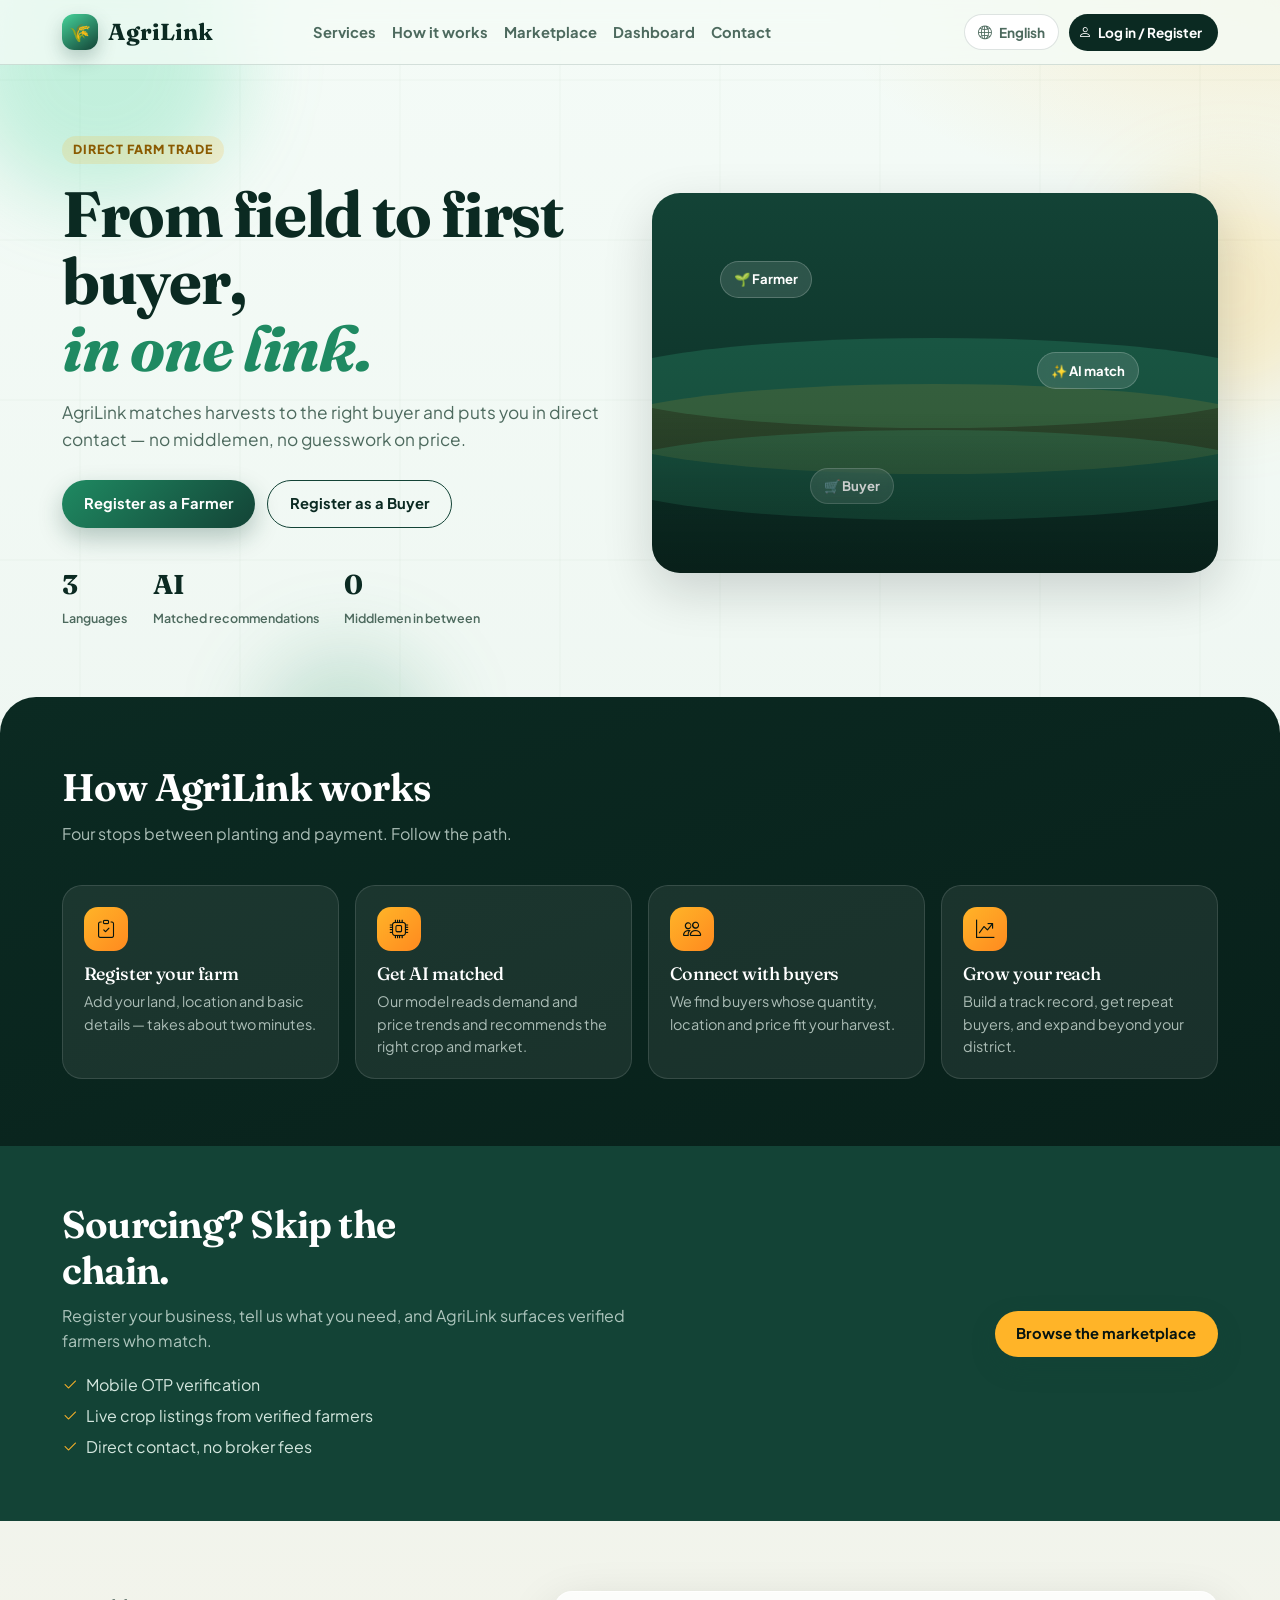
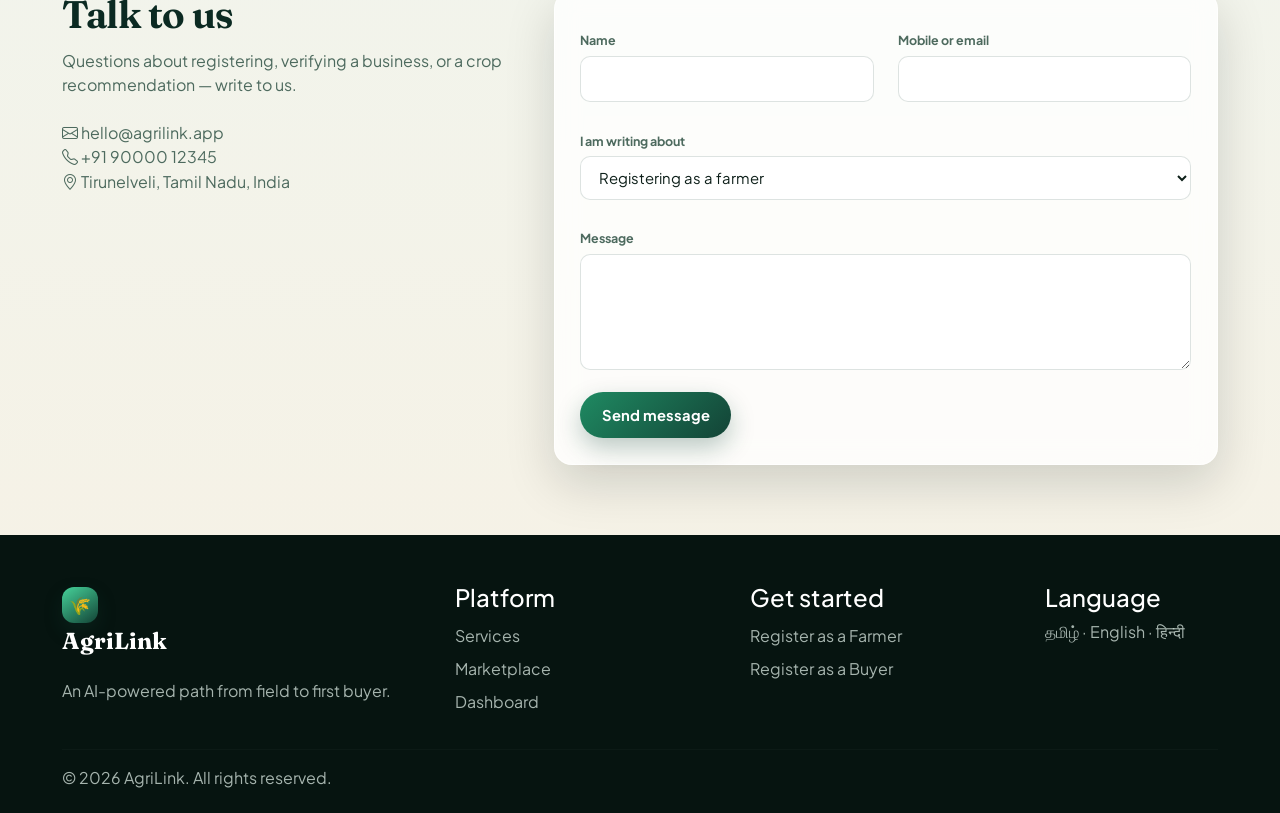
<file: templates/index.html>
<!doctype html>
<html lang="en">
<head>
<meta charset="UTF-8">
<meta name="viewport" content="width=device-width, initial-scale=1">
<title>AgriLink — From field to first buyer</title>
<link href="https://cdn.jsdelivr.net/npm/bootstrap@5.3.3/dist/css/bootstrap.min.css" rel="stylesheet">
<link rel="stylesheet" href="https://cdn.jsdelivr.net/npm/bootstrap-icons@1.11.3/font/bootstrap-icons.css">
<link href="https://fonts.googleapis.com/css2?family=Fraunces:ital,opsz,wght@0,9..144,500;0,9..144,700;1,9..144,500&family=Plus+Jakarta+Sans:wght@400;500;600;700;800&display=swap" rel="stylesheet">
<link rel="stylesheet" href="/static/css/agrilink.css">
</head>
<body>
<div class="orb a"></div><div class="orb b"></div><div class="orb c"></div>
<div class="leaf-fall"></div>

<header class="site-header">
  <nav class="navbar navbar-expand-lg">
    <div class="container">
      <a class="brand" href="#top">
        <span class="brand-mark">🌾</span>
        <span class="brand-word" data-i18n="brand">AgriLink</span>
      </a>
      <button class="navbar-toggler" type="button" data-bs-toggle="collapse" data-bs-target="#mainNav">
        <i class="bi bi-list"></i>
      </button>
      <div class="collapse navbar-collapse" id="mainNav">
        <ul class="navbar-nav main-links mx-lg-auto">
          <li class="nav-item"><a class="nav-link" href="#services" data-i18n="nav.services">Services</a></li>
          <li class="nav-item"><a class="nav-link" href="#how" data-i18n="nav.how">How it works</a></li>
          <li class="nav-item"><a class="nav-link" href="/buyer" data-i18n="nav.market">Marketplace</a></li>
          <li class="nav-item"><a class="nav-link" href="/dashboard" data-i18n="nav.dashboard">Dashboard</a></li>
          <li class="nav-item"><a class="nav-link" href="#contact" data-i18n="nav.contact">Contact</a></li>
        </ul>
        <div class="nav-tools">
          <div class="dropdown">
            <button class="lang-btn" type="button" data-bs-toggle="dropdown">
              <i class="bi bi-globe2"></i>
              <span id="langLabel">English</span>
            </button>
            <ul class="dropdown-menu lang-menu">
              <li><button class="dropdown-item lang-option" type="button" data-lang="ta">தமிழ்</button></li>
              <li><button class="dropdown-item lang-option" type="button" data-lang="en">English</button></li>
              <li><button class="dropdown-item lang-option" type="button" data-lang="hi">हिन्दी</button></li>
            </ul>
          </div>
          <button class="profile-btn" type="button" data-bs-toggle="modal" data-bs-target="#authPanel">
            <i class="bi bi-person"></i>
            <span class="d-none d-md-inline" data-i18n="nav.login">Log in / Register</span>
          </button>
        </div>
      </div>
    </div>
  </nav>
</header>

<div class="modal fade auth-panel-modal" tabindex="-1" id="authPanel">
  <div class="modal-dialog modal-dialog-centered">
    <div class="modal-content">
      <div class="modal-header">
        <h2 class="modal-title" data-i18n="auth.welcome">Welcome to AgriLink</h2>
        <button type="button" class="btn-close" data-bs-dismiss="modal"></button>
      </div>
      <div class="modal-body">
        <div class="auth-tabs">
          <button type="button" class="auth-tab active" data-tab="login" data-i18n="auth.login">Log in</button>
          <button type="button" class="auth-tab" data-tab="register" data-i18n="auth.register">Register</button>
        </div>
        <form class="auth-form active" data-form="login" onsubmit="return false;">
          <label class="field-label" data-i18n="auth.id">Mobile number or email</label>
          <input class="field-input" type="text" id="loginId">
          <label class="field-label" data-i18n="auth.pass">Password</label>
          <input class="field-input" type="password" id="loginPass">
          <button type="submit" class="btn-solid w-100 mt-3" id="loginSubmit" data-i18n="auth.login">Log in</button>
          <p class="text-center mt-3" style="color:var(--muted);font-size:.88rem;">
            <span data-i18n="auth.new">New here?</span>
            <a href="#" class="switch-to-register" style="color:var(--leaf);font-weight:800;" data-i18n="auth.create">Create an account</a>
          </p>
        </form>
        <form class="auth-form" data-form="register" onsubmit="return false;">
          <label class="field-label" data-i18n="auth.full">Full name</label>
          <input class="field-input" type="text" id="regName" required>
          <label class="field-label" data-i18n="auth.mobile">Mobile number</label>
          <input class="field-input" type="tel" id="regMobile" required>
          <label class="field-label" data-i18n="auth.email">Email</label>
          <input class="field-input" type="email" id="regEmail">
          <label class="field-label" data-i18n="auth.location">Location</label>
          <input class="field-input" type="text" id="regLocation" required>
          <label class="field-label" data-i18n="auth.pass">Password</label>
          <input class="field-input" type="password" id="regPass">
          <label class="field-label" data-i18n="auth.iam">I am a</label>
          <div class="role-radio-group">
            <label class="role-radio"><input type="radio" name="regRole" value="farmer" checked> <span data-i18n="auth.farmer">Farmer</span></label>
            <label class="role-radio"><input type="radio" name="regRole" value="buyer"> <span data-i18n="auth.buyer">Buyer</span></label>
          </div>
          <div id="farmerExtra">
            <label class="field-label" data-i18n="auth.land">Land size</label>
            <input class="field-input" type="text" id="regLand">
            <label class="field-label" data-i18n="auth.crops">Crops you grow</label>
            <input class="field-input" type="text" id="regCrops">
          </div>
          <div id="buyerExtra" class="d-none">
            <label class="field-label" data-i18n="auth.biz">Business / FSSAI ID</label>
            <input class="field-input" type="text" id="regBiz">
            <label class="field-label" data-i18n="auth.biztype">Business type</label>
            <input class="field-input" type="text" id="regBizType">
          </div>
          <button type="submit" class="btn-solid w-100 mt-3" id="regSubmit" data-i18n="auth.submit">Create account</button>
          <p class="text-center mt-3" style="color:var(--muted);font-size:.88rem;">
            <span data-i18n="auth.have">Already registered?</span>
            <a href="#" class="switch-to-login" style="color:var(--leaf);font-weight:800;" data-i18n="auth.login">Log in</a>
          </p>
        </form>
      </div>
    </div>
  </div>
</div>

<div class="modal fade details-modal" id="detailsModal" tabindex="-1">
  <div class="modal-dialog modal-dialog-centered">
    <div class="modal-content">
      <div class="modal-header">
        <h5 class="modal-title" id="detailsModalLabel"><i class="bi bi-check-circle"></i> <span id="detailsModalTitleText">Details</span></h5>
        <button type="button" class="btn-close" data-bs-dismiss="modal"></button>
      </div>
      <div class="modal-body" id="detailsModalBody"></div>
      <div class="modal-footer">
        <button type="button" class="btn-solid" data-bs-dismiss="modal" data-i18n="ok">OK</button>
      </div>
    </div>
  </div>
</div>

<main id="top" class="page-wrap">
  <section class="hero">
    <div class="container">
      <div class="row align-items-center gy-5">
        <div class="col-lg-6">
          <div class="kicker" data-i18n="hero.kicker">Direct farm trade</div>
          <h1 class="hero-head"><span data-i18n="hero.head1">From field to first buyer,</span><br><em data-i18n="hero.head2">in one link.</em></h1>
          <p class="hero-sub" data-i18n="hero.sub">AgriLink matches harvests to the right buyer and puts you in direct contact — no middlemen, no guesswork on price.</p>
          <div class="hero-cta">
            <button class="btn-solid" data-bs-toggle="modal" data-bs-target="#authPanel" data-role="farmer" data-i18n="hero.farmer">Register as a Farmer</button>
            <button class="btn-outline" data-bs-toggle="modal" data-bs-target="#authPanel" data-role="buyer" data-i18n="hero.buyer">Register as a Buyer</button>
          </div>
          <div class="hero-stats">
            <div><strong>3</strong><span data-i18n="stat.lang">Languages</span></div>
            <div><strong>AI</strong><span data-i18n="stat.ai">Matched recommendations</span></div>
            <div><strong>0</strong><span data-i18n="stat.zero">Middlemen in between</span></div>
          </div>
        </div>
        <div class="col-lg-6">
          <div class="stage">
            <div class="ridge r1"></div><div class="ridge r2"></div><div class="ridge r3"></div>
            <div class="float-chip chip-a">🌱 Farmer</div>
            <div class="float-chip chip-b">✨ AI match</div>
            <div class="float-chip chip-c">🛒 Buyer</div>
          </div>
        </div>
      </div>
    </div>
  </section>

  <section class="services" id="services">
    <div class="container">
      <h2 class="section-head" data-i18n="how.title">How AgriLink works</h2>
      <p class="section-sub light" data-i18n="how.sub">Four stops between planting and payment. Follow the path.</p>
      <div class="path-stops" id="how">
        <div class="stop"><div class="stop-icon"><i class="bi bi-clipboard-check"></i></div><h3 data-i18n="how.s1">Register your farm</h3><p data-i18n="how.s1p">Add your land, location and basic details — takes about two minutes.</p></div>
        <div class="stop"><div class="stop-icon"><i class="bi bi-cpu"></i></div><h3 data-i18n="how.s2">Get AI matched</h3><p data-i18n="how.s2p">Our model reads demand and price trends and recommends the right crop and market.</p></div>
        <div class="stop"><div class="stop-icon"><i class="bi bi-people"></i></div><h3 data-i18n="how.s3">Connect with buyers</h3><p data-i18n="how.s3p">We find buyers whose quantity, location and price fit your harvest.</p></div>
        <div class="stop"><div class="stop-icon"><i class="bi bi-graph-up-arrow"></i></div><h3 data-i18n="how.s4">Grow your reach</h3><p data-i18n="how.s4p">Build a track record, get repeat buyers, and expand beyond your district.</p></div>
      </div>
    </div>
  </section>

  <section class="buyer-strip">
    <div class="container">
      <div class="row align-items-center gy-4">
        <div class="col-lg-7">
          <h2 class="section-head" data-i18n="buy.strip">Sourcing? Skip the chain.</h2>
          <p class="section-sub light" data-i18n="buy.sub">Register your business, tell us what you need, and AgriLink surfaces verified farmers who match.</p>
          <ul class="check-list">
            <li><i class="bi bi-check2"></i> <span data-i18n="buy.c1">Mobile OTP verification</span></li>
            <li><i class="bi bi-check2"></i> <span data-i18n="buy.c2">Live crop listings from verified farmers</span></li>
            <li><i class="bi bi-check2"></i> <span data-i18n="buy.c3">Direct contact, no broker fees</span></li>
          </ul>
        </div>
        <div class="col-lg-5 text-lg-end">
          <a class="btn-solid" href="/buyer" style="background:var(--harvest);color:var(--night);" data-i18n="buy.browse">Browse the marketplace</a>
        </div>
      </div>
    </div>
  </section>

  <section class="contact" id="contact">
    <div class="container">
      <div class="row gy-5">
        <div class="col-lg-5">
          <h2 class="section-head" data-i18n="contact.title">Talk to us</h2>
          <p class="section-sub" data-i18n="contact.sub">Questions about registering, verifying a business, or a crop recommendation — write to us.</p>
          <div style="margin-top:1.4rem;color:var(--muted);">
            <div><i class="bi bi-envelope"></i> hello@agrilink.app</div>
            <div><i class="bi bi-telephone"></i> +91 90000 12345</div>
            <div><i class="bi bi-geo-alt"></i> Tirunelveli, Tamil Nadu, India</div>
          </div>
        </div>
        <div class="col-lg-7">
          <form class="contact-form glass-card" id="contactForm" onsubmit="return false;">
            <div class="row gy-3">
              <div class="col-md-6">
                <label class="field-label" data-i18n="contact.name">Name</label>
                <input class="field-input" type="text" id="cName" required>
              </div>
              <div class="col-md-6">
                <label class="field-label" data-i18n="contact.reach">Mobile or email</label>
                <input class="field-input" type="text" id="cContact" required>
              </div>
              <div class="col-12">
                <label class="field-label" data-i18n="contact.topic">I am writing about</label>
                <select class="field-input" id="cTopic">
                  <option data-i18n="contact.t1">Registering as a farmer</option>
                  <option data-i18n="contact.t2">Registering as a buyer</option>
                  <option data-i18n="contact.t3">An AI recommendation</option>
                  <option data-i18n="contact.t4">Something else</option>
                </select>
              </div>
              <div class="col-12">
                <label class="field-label" data-i18n="contact.msg">Message</label>
                <textarea class="field-input" id="cMsg" rows="4"></textarea>
              </div>
              <div class="col-12">
                <button type="submit" class="btn-solid" id="contactSubmit" data-i18n="contact.send">Send message</button>
                <span class="sent-note d-none" id="sentNote"><i class="bi bi-check-circle"></i> <span data-i18n="contact.sent">Message noted — we'll get back to you.</span></span>
              </div>
            </div>
          </form>
        </div>
      </div>
    </div>
  </section>
</main>

<footer class="site-footer">
  <div class="container">
    <div class="row gy-4">
      <div class="col-lg-4">
        <a class="brand" href="#top"><span class="brand-mark">🌾</span><span class="brand-word" data-i18n="brand">AgriLink</span></a>
        <p class="mt-3" data-i18n="foot.tag">An AI-powered path from field to first buyer.</p>
      </div>
      <div class="col-lg-3 col-6">
        <h4 data-i18n="foot.platform">Platform</h4>
        <a href="#services" data-i18n="nav.services">Services</a>
        <a href="/buyer" data-i18n="nav.market">Marketplace</a>
        <a href="/dashboard" data-i18n="nav.dashboard">Dashboard</a>
      </div>
      <div class="col-lg-3 col-6">
        <h4 data-i18n="foot.start">Get started</h4>
        <a href="#" data-bs-toggle="modal" data-bs-target="#authPanel" data-role="farmer" data-i18n="hero.farmer">Register as a Farmer</a>
        <a href="#" data-bs-toggle="modal" data-bs-target="#authPanel" data-role="buyer" data-i18n="hero.buyer">Register as a Buyer</a>
      </div>
      <div class="col-lg-2">
        <h4 data-i18n="foot.lang">Language</h4>
        <p>தமிழ் · English · हिन्दी</p>
      </div>
    </div>
    <hr>
    <div data-i18n="foot.copy">© 2026 AgriLink. All rights reserved.</div>
  </div>
</footer>

<script src="https://cdn.jsdelivr.net/npm/bootstrap@5.3.3/dist/js/bootstrap.bundle.min.js"></script>
<script src="/static/js/i18n.js"></script>
<script>
document.addEventListener('DOMContentLoaded', function () {
  var tabs = document.querySelectorAll('.auth-tab');
  var forms = document.querySelectorAll('.auth-form');
  function activateTab(name) {
    tabs.forEach(function (t) { t.classList.toggle('active', t.dataset.tab === name); });
    forms.forEach(function (f) { f.classList.toggle('active', f.dataset.form === name); });
  }
  tabs.forEach(function (tab) { tab.addEventListener('click', function () { activateTab(tab.dataset.tab); }); });
  document.querySelectorAll('.switch-to-register').forEach(function (a) {
    a.addEventListener('click', function (e) { e.preventDefault(); activateTab('register'); });
  });
  document.querySelectorAll('.switch-to-login').forEach(function (a) {
    a.addEventListener('click', function (e) { e.preventDefault(); activateTab('login'); });
  });
  var farmerExtra = document.getElementById('farmerExtra');
  var buyerExtra = document.getElementById('buyerExtra');
  function setRole(role) {
    document.querySelectorAll('input[name="regRole"]').forEach(function (r) { r.checked = (r.value === role); });
    farmerExtra.classList.toggle('d-none', role !== 'farmer');
    buyerExtra.classList.toggle('d-none', role !== 'buyer');
  }
  document.querySelectorAll('input[name="regRole"]').forEach(function (radio) {
    radio.addEventListener('change', function () { if (radio.checked) setRole(radio.value); });
  });
  document.querySelectorAll('[data-bs-target="#authPanel"]').forEach(function (opener) {
    opener.addEventListener('click', function () {
      if (opener.dataset.role) { setRole(opener.dataset.role); activateTab('register'); }
    });
  });

  var detailsModal = new bootstrap.Modal(document.getElementById('detailsModal'));
  function showDetailsModal(title, bodyHtml, isError) {
    document.getElementById('detailsModalTitleText').textContent = title;
    document.getElementById('detailsModalLabel').querySelector('i').className = isError ? 'bi bi-exclamation-circle' : 'bi bi-check-circle';
    document.getElementById('detailsModalBody').innerHTML = bodyHtml;
    detailsModal.show();
  }
  function detailsRow(label, value) {
    return '<li><span>' + label + '</span><span>' + (value || '—') + '</span></li>';
  }

  document.querySelector('.auth-form[data-form="login"]').addEventListener('submit', function (e) {
    e.preventDefault();
    var identifier = document.getElementById('loginId').value.trim();
    var password = document.getElementById('loginPass').value;
    var submitBtn = document.getElementById('loginSubmit');
    if (!identifier || !password) {
      showDetailsModal('Login Failed', '<p class="details-error-text">Enter your mobile/email and password.</p>', true);
      return;
    }
    submitBtn.disabled = true;
    fetch('/login', {
      method: 'POST', headers: { 'Content-Type': 'application/json' },
      body: JSON.stringify({ identifier: identifier, password: password })
    })
      .then(function (res) { return res.json().then(function (data) { return { ok: res.ok, data: data }; }); })
      .then(function (result) {
        submitBtn.disabled = false;
        if (result.ok && result.data.success) {
          localStorage.setItem('agrilink_user', JSON.stringify({ id: result.data.id, role: result.data.role, name: result.data.name }));
          if (result.data.role === 'farmer') window.location.href = '/farmer/' + result.data.id;
          else if (result.data.role === 'buyer') window.location.href = '/buyer/' + result.data.id;
        } else {
          showDetailsModal('Login Failed', '<p class="details-error-text">' + (result.data.error || 'Invalid login.') + '</p>', true);
        }
      })
      .catch(function () {
        submitBtn.disabled = false;
        showDetailsModal('Login Failed', '<p class="details-error-text">Server not reachable.</p>', true);
      });
  });

  document.querySelector('.auth-form[data-form="register"]').addEventListener('submit', function (e) {
    e.preventDefault();
    var role = document.querySelector('input[name="regRole"]:checked').value;
    var record = {
      name: document.getElementById('regName').value.trim(),
      mobile: document.getElementById('regMobile').value.trim(),
      email: document.getElementById('regEmail').value.trim(),
      location: document.getElementById('regLocation').value.trim(),
      password: document.getElementById('regPass').value,
      role: role,
      landSize: role === 'farmer' ? document.getElementById('regLand').value.trim() : '',
      crops: role === 'farmer' ? document.getElementById('regCrops').value.trim() : '',
      businessId: role === 'buyer' ? document.getElementById('regBiz').value.trim() : '',
      businessType: role === 'buyer' ? document.getElementById('regBizType').value.trim() : ''
    };
    var submitBtn = document.getElementById('regSubmit');
    submitBtn.disabled = true;
    fetch('/register', { method: 'POST', headers: { 'Content-Type': 'application/json' }, body: JSON.stringify(record) })
      .then(function (res) { return res.json(); })
      .then(function (data) {
        submitBtn.disabled = false;
        if (data.success) {
          var rows = '<ul class="details-list">'
            + detailsRow(AgriI18n.t('name'), record.name)
            + detailsRow(AgriI18n.t('mobile'), record.mobile)
            + detailsRow(AgriI18n.t('location'), record.location) + '</ul>';
          showDetailsModal('Registration Successful', rows, false);
          e.target.reset();
          setRole('farmer');
        } else {
          showDetailsModal('Registration Failed', '<p class="details-error-text">' + (data.error || 'Could not save.') + '</p>', true);
        }
      })
      .catch(function () {
        submitBtn.disabled = false;
        showDetailsModal('Registration Failed', '<p class="details-error-text">Server not reachable.</p>', true);
      });
  });

  document.getElementById('contactForm').addEventListener('submit', function (e) {
    e.preventDefault();
    document.getElementById('sentNote').classList.remove('d-none');
    e.target.reset();
  });
});
</script>
</body>
</html>
</file>
<file: static/css/agrilink.css>
:root{
  --night:#061410;
  --forest:#0b2a22;
  --canopy:#134336;
  --leaf:#1f8a62;
  --mint:#46d39a;
  --harvest:#ffb428;
  --amber:#ff8a1f;
  --wheat:#f6e7c8;
  --foam:#e9f8f1;
  --mist:rgba(233,248,241,.72);
  --ink:#0d1f19;
  --muted:#4d6a5e;
  --line:rgba(15,58,46,.14);
  --card:rgba(255,255,255,.78);
  --glass:rgba(255,255,255,.12);
  --shadow:0 18px 50px rgba(6,20,16,.16);
  --font-display:"Fraunces", serif;
  --font-body:"Plus Jakarta Sans", sans-serif;
  --radius:18px;
  --radius-sm:10px;
}
*{ box-sizing:border-box; }
html{ scroll-behavior:smooth; }
body{
  margin:0;
  font-family:var(--font-body);
  color:var(--ink);
  background:
    radial-gradient(1200px 500px at 8% -10%, rgba(70,211,154,.22), transparent 55%),
    radial-gradient(900px 420px at 100% 0%, rgba(255,180,40,.18), transparent 50%),
    linear-gradient(180deg, #f4fbf7 0%, #eef6f1 40%, #f7f1e4 100%);
  line-height:1.55;
  overflow-x:hidden;
}
body::before{
  content:"";
  position:fixed; inset:0; pointer-events:none; z-index:0;
  background-image:url("data:image/svg+xml,%3Csvg xmlns='http://www.w3.org/2000/svg' width='160' height='160'%3E%3Cpath d='M0 80h160M80 0v160' stroke='%23134336' stroke-opacity='.04'/%3E%3C/svg%3E");
}
h1,h2,h3{ font-family:var(--font-display); color:var(--forest); margin:0; letter-spacing:-.02em; }
a{ color:inherit; text-decoration:none; }
.container{ max-width:1180px; position:relative; z-index:1; }
.page-wrap{ position:relative; z-index:1; }

.orb{
  position:fixed; border-radius:50%; filter:blur(40px); z-index:0; pointer-events:none;
  animation:drift 16s ease-in-out infinite;
}
.orb.a{ width:280px; height:280px; background:rgba(70,211,154,.28); top:-80px; left:-40px; }
.orb.b{ width:220px; height:220px; background:rgba(255,180,40,.22); top:20%; right:-60px; animation-delay:-6s; }
.orb.c{ width:180px; height:180px; background:rgba(31,138,98,.2); bottom:8%; left:20%; animation-delay:-11s; }
@keyframes drift{
  0%,100%{ transform:translate(0,0) scale(1); }
  50%{ transform:translate(24px,-18px) scale(1.08); }
}

.leaf-fall{ position:fixed; inset:0; overflow:hidden; pointer-events:none; z-index:0; }
.leaf-fall span{
  position:absolute; top:-40px; font-size:1.1rem; opacity:.35;
  animation:fall linear infinite;
}
@keyframes fall{
  0%{ transform:translateY(-10vh) rotate(0deg); }
  100%{ transform:translateY(110vh) rotate(360deg); }
}

.btn-solid,.btn-outline,.btn-ghost{
  display:inline-flex; align-items:center; justify-content:center; gap:.5rem;
  border-radius:999px; font-weight:700; font-size:.92rem; padding:.72rem 1.35rem;
  transition:transform .2s ease, box-shadow .2s ease, background .2s ease, color .2s ease;
}
.btn-solid{
  background:linear-gradient(135deg, var(--leaf), var(--canopy));
  color:#fff; border:0; box-shadow:0 10px 24px rgba(19,67,54,.28);
}
.btn-solid:hover{ transform:translateY(-2px) scale(1.01); color:#fff; }
.btn-solid:disabled{ opacity:.55; cursor:not-allowed; transform:none; }
.btn-outline{
  background:transparent; color:var(--forest);
  border:1.5px solid var(--canopy);
}
.btn-outline:hover{ background:var(--forest); color:#fff; }
.btn-ghost{
  background:var(--card); border:1px solid var(--line); color:var(--muted);
}
.btn-ghost:hover{ color:var(--forest); border-color:var(--leaf); }
.btn-danger{ color:#b42318; border-color:rgba(180,35,24,.3); }

.field-label{ display:block; font-size:.78rem; font-weight:700; color:var(--muted); margin:.85rem 0 .3rem; }
.field-input{
  width:100%; border:1px solid var(--line); background:#fff;
  border-radius:var(--radius-sm); padding:.68rem .85rem;
  font-family:var(--font-body); font-size:.93rem; color:var(--ink);
}
.field-input:focus{ outline:none; border-color:var(--leaf); box-shadow:0 0 0 4px rgba(70,211,154,.2); }

.site-header{
  position:sticky; top:0; z-index:40;
  backdrop-filter:blur(16px);
  background:rgba(244,251,247,.78);
  border-bottom:1px solid var(--line);
}
.navbar{ padding:.85rem 0; }
.brand{ display:flex; align-items:center; gap:.6rem; }
.brand-mark{
  width:36px; height:36px; border-radius:12px;
  background:linear-gradient(145deg, var(--mint), var(--canopy));
  display:grid; place-items:center; color:#fff; font-size:1.1rem;
  box-shadow:0 8px 18px rgba(19,67,54,.25);
  animation:pulse 3.4s ease-in-out infinite;
}
@keyframes pulse{ 0%,100%{ transform:scale(1); } 50%{ transform:scale(1.06); } }
.brand-word{ font-family:var(--font-display); font-size:1.45rem; font-weight:700; color:var(--forest); }

.navbar-toggler{ border:1px solid var(--line); background:#fff; color:var(--forest); }
.main-links .nav-link{
  color:var(--muted); font-weight:700; font-size:.92rem;
  padding:.45rem .85rem; border-radius:999px;
}
.main-links .nav-link:hover{ color:var(--forest); background:rgba(70,211,154,.14); }
.nav-tools{ display:flex; align-items:center; gap:.6rem; margin-left:auto; }

.lang-btn,.profile-btn{
  display:flex; align-items:center; gap:.4rem;
  border-radius:999px; font-weight:700; font-size:.85rem;
}
.lang-btn{
  background:#fff; border:1px solid var(--line); color:var(--muted); padding:.42rem .85rem;
}
.lang-menu{ border:1px solid var(--line); border-radius:14px; overflow:hidden; }
.lang-option.active{ color:var(--leaf); font-weight:800; }
.profile-btn{
  background:var(--forest); color:#fff; border:0; padding:.5rem 1rem .5rem .55rem;
}
.profile-btn:hover{ background:var(--leaf); color:#fff; }

.glass-card{
  background:var(--card);
  border:1px solid rgba(255,255,255,.7);
  border-radius:var(--radius);
  box-shadow:var(--shadow);
  backdrop-filter:blur(12px);
}

.hero{ padding:4.4rem 0 3.2rem; }
.kicker{
  display:inline-flex; align-items:center; gap:.4rem;
  background:rgba(255,180,40,.18); color:#8a5a00; font-weight:800;
  font-size:.78rem; letter-spacing:.08em; text-transform:uppercase;
  padding:.28rem .7rem; border-radius:999px; margin-bottom:1rem;
}
.hero-head{ font-size:clamp(2.4rem, 5vw, 4.1rem); font-weight:700; line-height:1.05; max-width:12ch; }
.hero-head em{ font-style:italic; color:var(--leaf); }
.hero-sub{ color:var(--muted); font-size:1.08rem; max-width:46ch; margin:1.1rem 0 1.7rem; }
.hero-cta{ display:flex; flex-wrap:wrap; gap:.75rem; margin-bottom:2.2rem; }
.hero-stats{ display:flex; gap:1.6rem; flex-wrap:wrap; }
.hero-stats strong{ display:block; font-family:var(--font-display); font-size:1.7rem; color:var(--forest); }
.hero-stats span{ font-size:.78rem; color:var(--muted); font-weight:600; }

.stage{
  position:relative; min-height:380px;
  background:linear-gradient(180deg, #134336, #0b2a22);
  border-radius:28px; overflow:hidden; box-shadow:var(--shadow);
}
.stage::after{
  content:""; position:absolute; inset:auto 0 0 0; height:42%;
  background:linear-gradient(180deg, transparent, rgba(6,20,16,.45));
}
.ridge{
  position:absolute; left:-10%; right:-10%; height:90px; border-radius:50%;
  background:rgba(70,211,154,.18); animation:sway 8s ease-in-out infinite;
}
.ridge.r1{ bottom:38%; }
.ridge.r2{ bottom:26%; animation-delay:-2s; background:rgba(255,180,40,.12); }
.ridge.r3{ bottom:14%; animation-delay:-4s; }
@keyframes sway{ 50%{ transform:translateX(18px); } }
.float-chip{
  position:absolute; background:rgba(255,255,255,.12); color:#fff;
  border:1px solid rgba(255,255,255,.2); backdrop-filter:blur(8px);
  border-radius:999px; padding:.45rem .8rem; font-size:.82rem; font-weight:700;
  animation:bob 3.6s ease-in-out infinite;
}
@keyframes bob{ 50%{ transform:translateY(-8px); } }
.chip-a{ top:18%; left:12%; }
.chip-b{ top:42%; right:14%; animation-delay:-1.2s; }
.chip-c{ bottom:18%; left:28%; animation-delay:-2.1s; }

.services{
  margin:1rem 0 0; padding:4.2rem 0;
  background:linear-gradient(160deg, var(--forest), #08201a);
  color:#e9f8f1; border-radius:36px 36px 0 0;
}
.services .section-head,.buyer-strip .section-head{ color:#fff; }
.section-head{ font-size:clamp(1.7rem, 3vw, 2.5rem); font-weight:650; max-width:16ch; }
.section-sub{ color:var(--muted); margin-top:.7rem; max-width:50ch; }
.section-sub.light{ color:rgba(233,248,241,.72); }
.path-stops{ display:grid; grid-template-columns:repeat(4,1fr); gap:1rem; margin-top:2.4rem; }
@media (max-width:991.98px){ .path-stops{ grid-template-columns:1fr 1fr; } }
@media (max-width:575.98px){ .path-stops{ grid-template-columns:1fr; } }
.stop{
  background:rgba(255,255,255,.07); border:1px solid rgba(255,255,255,.12);
  border-radius:20px; padding:1.3rem; color:#fff;
  transform:translateY(16px); opacity:0; animation:rise .7s ease forwards;
}
.stop:nth-child(2){ animation-delay:.12s; }
.stop:nth-child(3){ animation-delay:.24s; }
.stop:nth-child(4){ animation-delay:.36s; }
@keyframes rise{ to{ opacity:1; transform:none; } }
.stop-icon{
  width:44px; height:44px; border-radius:14px;
  background:linear-gradient(135deg, var(--harvest), var(--amber));
  color:var(--night); display:grid; place-items:center; font-size:1.15rem;
}
.stop h3{ color:#fff; font-size:1.12rem; margin:.8rem 0 .35rem; }
.stop p{ color:rgba(233,248,241,.7); font-size:.9rem; margin:0; }

.buyer-strip{ padding:3.4rem 0; background:#134336; color:#fff; }
.check-list{ list-style:none; padding:0; margin:1.2rem 0 0; }
.check-list li{ display:flex; gap:.5rem; align-items:center; margin:.4rem 0; color:rgba(233,248,241,.9); }
.check-list i{ color:var(--harvest); }

.contact{ padding:4.4rem 0; }
.contact-form{ padding:1.6rem; }
.sent-note{ margin-left:.8rem; color:var(--leaf); font-weight:700; font-size:.88rem; }

.site-footer{
  background:var(--night); color:rgba(233,248,241,.7); padding:3rem 0 1.4rem;
}
.site-footer .brand-word,.site-footer h4{ color:#fff; }
.site-footer a{ display:block; padding:.25rem 0; }
.site-footer a:hover{ color:var(--harvest); }
.site-footer hr{ border-color:rgba(255,255,255,.1); margin:1.8rem 0 1rem; }

.auth-panel-modal .modal-content,.profile-modal .modal-content,.listing-modal .modal-content,.details-modal .modal-content{
  background:#fbfffc; border:0; border-radius:22px; overflow:hidden;
}
.auth-panel-modal .modal-header,.profile-modal .modal-header,.listing-modal .modal-header,.details-modal .modal-header{
  border-bottom:1px solid var(--line);
}
.auth-panel-modal .modal-title,.profile-modal .modal-title,.listing-modal .modal-title{
  font-family:var(--font-display); color:var(--forest);
}
.auth-tabs,.profile-tabs{
  display:flex; border-radius:999px; overflow:hidden; border:1px solid var(--line); margin:.5rem 0 1rem;
}
.auth-tab,.profile-tab{
  flex:1; border:0; background:transparent; font-weight:800; padding:.55rem; color:var(--muted);
}
.auth-tab.active,.profile-tab.active{ background:var(--forest); color:#fff; }
.auth-form{ display:none; }
.auth-form.active{ display:block; }
.role-radio-group{ display:flex; gap:.7rem; flex-wrap:wrap; }
.role-radio{
  flex:1; min-width:110px; display:flex; align-items:center; gap:.4rem;
  border:1px solid var(--line); background:#fff; border-radius:12px; padding:.5rem .8rem;
  font-weight:700; color:var(--muted); cursor:pointer;
}
.role-radio:has(input:checked){ border-color:var(--leaf); background:rgba(70,211,154,.12); color:var(--forest); }
.details-list{ list-style:none; margin:0; padding:0; }
.details-list li{
  display:flex; justify-content:space-between; gap:1rem;
  border-bottom:1px dashed var(--line); padding:.45rem 0; font-size:.92rem;
}
.details-error-text{ color:#b42318; }

.welcome,.intro{ padding:2.6rem 0 1rem; }
.summary-cards,.stat-grid{
  display:grid; grid-template-columns:repeat(auto-fit,minmax(170px,1fr)); gap:1rem; margin-top:1.6rem;
}
.summary-card,.stat-card{
  padding:1.15rem 1.2rem; position:relative; overflow:hidden;
  animation:rise .6s ease both;
}
.summary-card .label,.stat-card .label{ font-size:.76rem; font-weight:800; color:var(--muted); text-transform:uppercase; letter-spacing:.04em; }
.summary-card .value,.stat-card .value{ font-family:var(--font-display); font-size:1.55rem; color:var(--forest); margin-top:.2rem; }
.listings-section,.market-section{ padding:1.4rem 0 4rem; }
.listings-head{ display:flex; justify-content:space-between; gap:1rem; flex-wrap:wrap; align-items:end; margin-bottom:1.2rem; }
.listing-grid{ display:grid; grid-template-columns:repeat(auto-fill,minmax(270px,1fr)); gap:1rem; }
.listing-card{
  padding:1.2rem; display:flex; flex-direction:column; gap:.45rem;
  transition:transform .2s ease, box-shadow .2s ease;
}
.listing-card:hover{ transform:translateY(-5px); box-shadow:0 22px 40px rgba(6,20,16,.16); }
.crop-name{ font-family:var(--font-display); font-size:1.22rem; color:var(--forest); }
.price-tag{ font-weight:800; color:#b26a00; }
.listing-meta{ font-size:.86rem; color:var(--muted); display:flex; flex-direction:column; gap:.25rem; }
.status-pill,.method-badge,.verify-badge{
  font-size:.72rem; font-weight:800; padding:.16rem .55rem; border-radius:999px;
}
.status-pill.available,.verify-badge.verified,.method-badge{ background:rgba(70,211,154,.2); color:#0f6a48; }
.status-pill.sold,.verify-badge.unverified{ background:rgba(180,35,24,.12); color:#b42318; }
.status-pill.paused{ background:rgba(255,180,40,.22); color:#8a5a00; }
.empty-listings,.empty-market{
  text-align:center; padding:2.4rem 1rem; color:var(--muted); border:1.5px dashed var(--line); border-radius:var(--radius);
}
.filter-bar{
  display:grid; grid-template-columns:2fr 1.4fr 1.2fr auto; gap:.8rem; padding:1.1rem; margin-top:1.5rem; align-items:end;
}
@media (max-width:767.98px){ .filter-bar{ grid-template-columns:1fr 1fr; } }
.farmer-row{ display:flex; justify-content:space-between; align-items:center; gap:.6rem; padding-top:.7rem; border-top:1px dashed var(--line); margin-top:.4rem; }
.contact-btn{
  display:inline-flex; gap:.35rem; align-items:center; background:var(--forest); color:#fff;
  border:0; border-radius:999px; padding:.4rem .75rem; font-size:.8rem; font-weight:700;
}
.mobile-verify-box{ border:1px solid var(--line); border-radius:14px; padding:.9rem 1rem; background:rgba(70,211,154,.08); }
.otp-row{ display:none; gap:.6rem; margin-top:.8rem; }
.otp-row.show{ display:flex; flex-wrap:wrap; }
.section-divider{ font-size:.72rem; font-weight:800; letter-spacing:.08em; color:var(--leaf); margin:1.2rem 0 .2rem; text-transform:uppercase; }
.status-note{ margin-top:.8rem; font-weight:700; font-size:.86rem; }
.status-note.ok{ color:var(--leaf); }
.status-note.error{ color:#b42318; }
.profile-pane{ display:none; }
.profile-pane.active{ display:block; }
.field-row{ display:grid; grid-template-columns:1fr 1fr; gap:.8rem; }
.prod-row{
  display:grid; grid-template-columns:1.3fr .8fr .8fr 1fr auto; gap:.5rem; align-items:end; margin-bottom:.55rem;
}
@media (max-width:767.98px){
  .field-row,.prod-row{ grid-template-columns:1fr 1fr; }
}
.bar-row{ display:flex; align-items:center; gap:.7rem; margin:.55rem 0; }
.bar-track{ flex:1; height:10px; background:rgba(19,67,54,.1); border-radius:999px; overflow:hidden; }
.bar-fill{ height:100%; background:linear-gradient(90deg, var(--leaf), var(--harvest)); border-radius:999px; animation:grow 1s ease; }
@keyframes grow{ from{ width:0; } }
.dash-recent{ display:grid; gap:.7rem; }
.dash-item{ display:flex; justify-content:space-between; gap:1rem; padding:.85rem 1rem; }
.header-actions{ display:flex; align-items:center; gap:.55rem; flex-wrap:wrap; }
.header-row{ display:flex; align-items:center; justify-content:space-between; gap:1rem; flex-wrap:wrap; }

@media (prefers-reduced-motion: reduce){
  *,.orb,.leaf-fall span,.stop,.float-chip,.ridge,.brand-mark{ animation:none !important; transition:none !important; }
}
</file>
